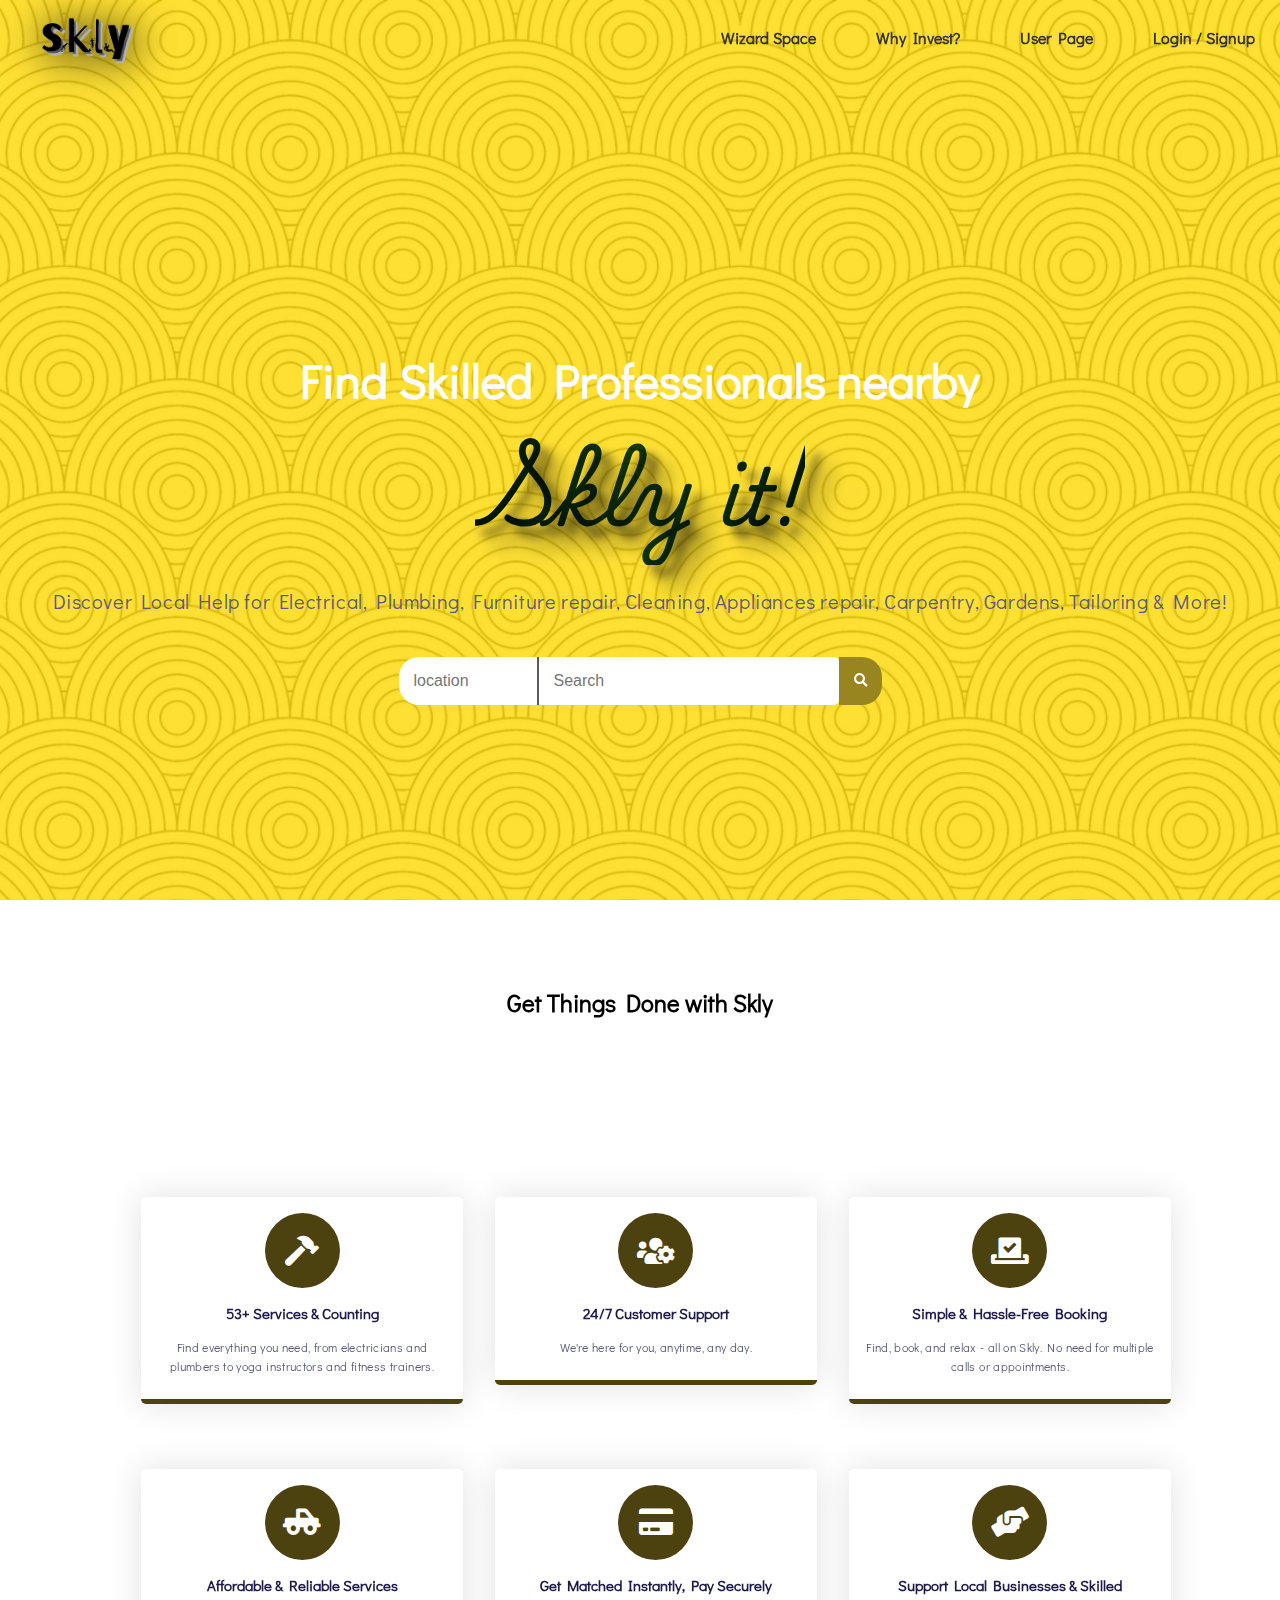
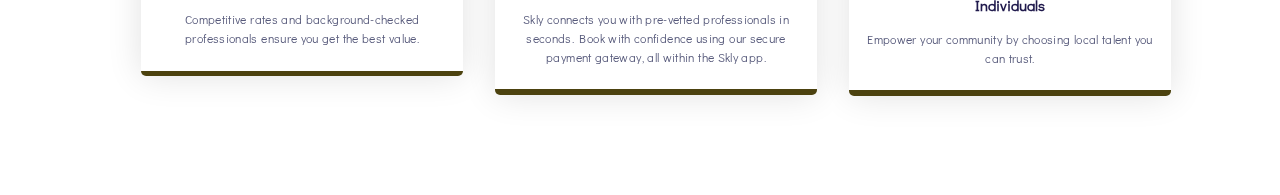
<file: index.html>
<!DOCTYPE html>
<html lang="en" oncontextmenu="return false">
<head>
    <meta charset="UTF-8">
    <meta name="viewport" content="width=device-width, initial-scale=1.0">
    <title>Skly - Hyperlocal Skills Marketplace</title>
    <link rel="preconnect" href="https://fonts.googleapis.com">
    <link rel="preconnect" href="https://fonts.gstatic.com" crossorigin>

    <link href="https://fonts.googleapis.com/css2?family=Poppins:ital,wght@0,100;0,200;0,300;0,400;0,500;0,600;0,700;0,800;0,900;1,100;1,200;1,300;1,400;1,500;1,600;1,700;1,800;1,900&display=swap" rel="stylesheet">
    <link rel="preconnect" href="https://fonts.googleapis.com">
    <link href="https://fonts.googleapis.com/css2?family=Playwrite+MX:wght@100..400&display=swap" rel="stylesheet">
    <link rel="stylesheet" href="https://cdnjs.cloudflare.com/ajax/libs/font-awesome/5.15.4/css/all.min.css">
    <link href="https://fonts.googleapis.com/css2?family=Didact+Gothic&display=swap" rel="stylesheet">    
    <link rel="stylesheet" href="styles.css">
</head>
    
    <style>

    </style>
</head>
<body>
<header>
    <a href="#">
        <img src="loogo.png" alt="Skly Logo" class="img1">
    </a>
    <div class="hamburger">
        <div class="bar"></div>
        <div class="bar"></div>
        <div class="bar"></div>
    </div>
    <nav>
        <ul>
            <li><a href="wizardpage.html">Wizard Space</a></li>
            <li><a href="#">Why Invest?</a></li>
            <li><a href="userpage.html">User Page</a></li>
            <li><a href="#" id="loginSignupLink">Login / Signup</a></li>

        </ul>
    </nav>
</header>
<section class="hero">
    <div class="container">
        <br>
        <h1>Find Skilled Professionals nearby <br> <span style="font-family : Playwrite MX, cursive;" id="sklyit">Skly it!</span></h1>
        <p>Discover Local Help for  Electrical, Plumbing, Furniture repair, Cleaning, Appliances repair, Carpentry, Gardens, Tailoring & More!</p>
        <div class="search-container">
            <input type="text" placeholder="location" id="loc">
            <input type="text" placeholder="Search for services..." id="service">
            <button class="search-icon"><i class="fas fa-search"></i></button>

        </div>
    </div>
    <!-- Modal structure for login/signup form -->
<div id="loginSignupModal" class="modal">
    <div class="modal-content">
        <span class="close">&times;</span>
        <div class="main">
            <input type="checkbox" id="chk" aria-hidden="true">
            <div class="signup">
                <form>
                    <label for="chk" aria-hidden="true">Sign up</label>
                    <input type="text" name="txt" id="inp" placeholder="User name" required="">
                    <input type="email" name="email" id="inp" placeholder="Email" required="">
                    <input type="number" name="broj" id="inp" placeholder="BrojTelefona" required="">
                    <input type="password" name="pswd" id="inp" placeholder="Password" required="">
                    <button id="lg">Sign up</button>
                </form>
            </div>
            <div class="login">
                <form>
                    <label for="chk" aria-hidden="true">Login</label>
                    <input type="email" name="email" id="inp" placeholder="Email" required="">
                    <input type="password" name="pswd" id="inp" placeholder="Password" required="">
                    <button id="lg">Login</button>
                </form>
            </div>
        </div>
    </div>
</div>


</section>
<div class="servies">
    <section class="secser">
        <div class="row">
          <h2 class="section-heading">Get Things Done with Skly</h2>
        </div>
        <div class="row">
          <div class="column">
            <div class="card">
              <div class="icon-wrapper">
                <i class="fas fa-hammer"></i>
              </div>
              <h3>53+ Services & Counting</h3>
              <p>
                Find everything you need, from electricians and plumbers to yoga instructors and fitness trainers.
              </p>
            </div>
          </div>
          <div class="column">
            <div class="card">
              <div class="icon-wrapper">
                <i class="fas fa-users-cog"></i>
              </div>
              <h3>24/7 Customer Support</h3>
              <p>
                We're here for you, anytime, any day.
              </p>
            </div>
          </div>
          <div class="column">
            <div class="card">
              <div class="icon-wrapper">
                <i class="fas fa-vote-yea"></i>
              </div>
              <h3>Simple & Hassle-Free Booking</h3>
              <p>
                Find, book, and relax - all on Skly. No need for multiple calls or appointments.
              </p>
            </div>
          </div>
          <div class="column">
            <div class="card">
              <div class="icon-wrapper">
                <i class="fas fa-truck-pickup"></i>
              </div>
              <h3> Affordable & Reliable Services</h3>
              <p>
                Competitive rates and background-checked professionals ensure you get the best value.
              </p>
            </div>
          </div>
          <div class="column">
            <div class="card">
              <div class="icon-wrapper">
                <i class="fas fa-credit-card"></i>
              </div>
              <h3>Get Matched Instantly, Pay Securely</h3>
              <p>
                Skly connects you with pre-vetted professionals in seconds. Book with confidence using our secure payment gateway, all within the Skly app.
              </p>
            </div>
          </div>
          <div class="column">
            <div class="card">
              <div class="icon-wrapper">
                <i class="fas fa-hands-helping"></i>
              </div>
              <h3>Support Local Businesses & Skilled Individuals</h3>
              <p>
                Empower your community by choosing local talent you can trust.
              </p>
            </div>
          </div>
        </div>
   
      </section>
</div>
<script src="script.js"></script>

</body>
</html>
</file>
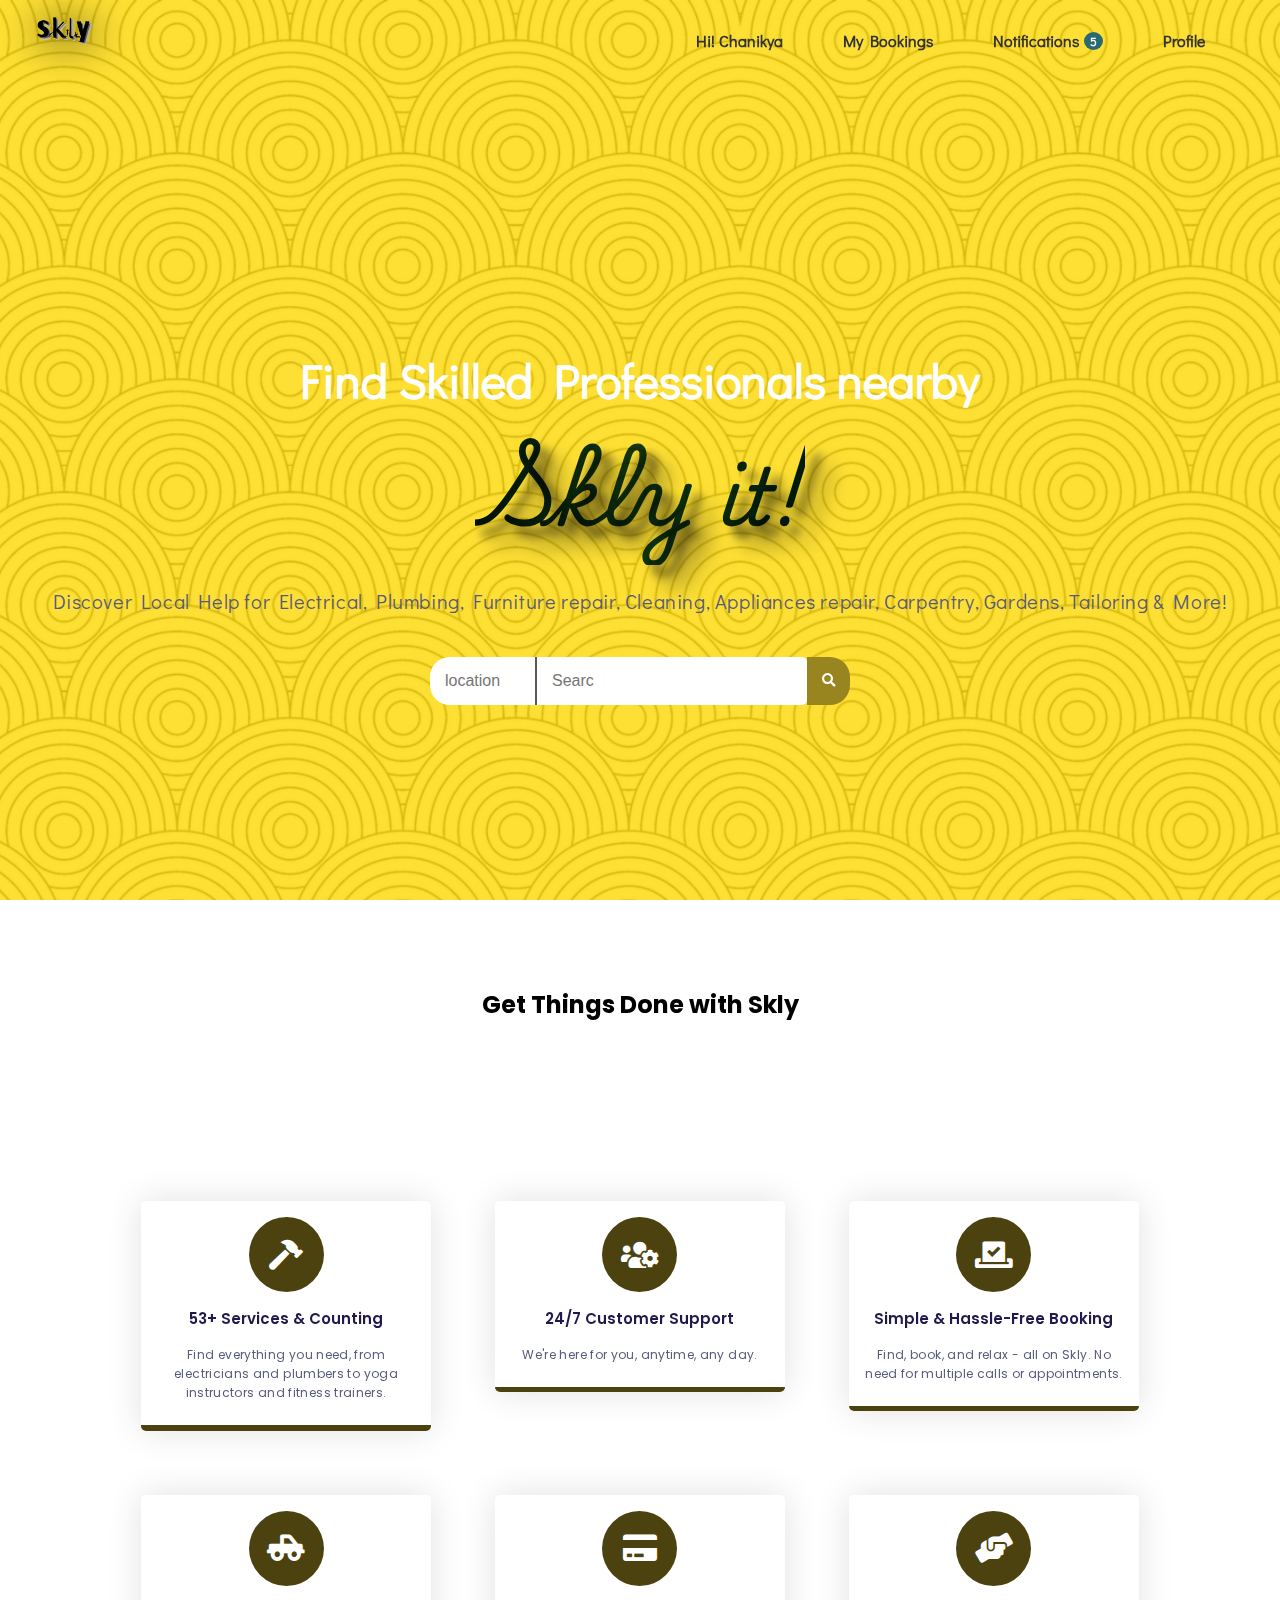
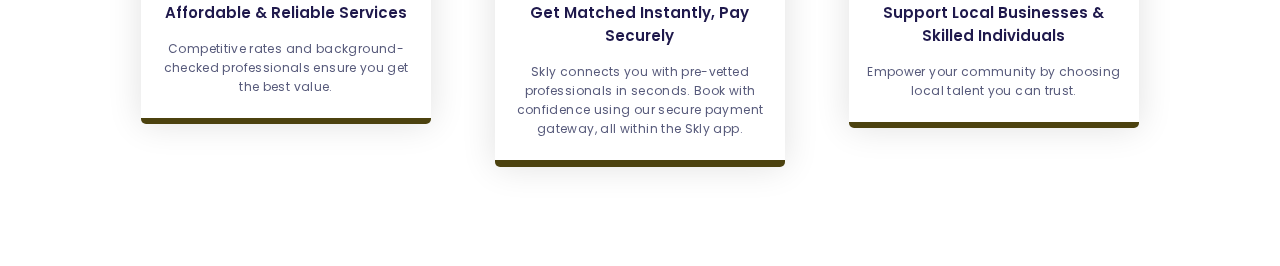
<file: userpage.html>
<!DOCTYPE html>
<html lang="en">
<head>
    <meta charset="UTF-8">
    <meta name="viewport" content="width=device-width, initial-scale=1.0">
    <title>Skly - Hyperlocal Skills Marketplace</title>
    <link rel="preconnect" href="https://fonts.googleapis.com">
    <link rel="preconnect" href="https://fonts.gstatic.com" crossorigin>
    <link href="https://fonts.googleapis.com/css2?family=Poppins:ital,wght@0,100;0,200;0,300;0,400;0,500;0,600;0,700;0,800;0,900&display=swap" rel="stylesheet">
    <link href="https://fonts.googleapis.com/css2?family=Playwrite+MX:wght@100..400&display=swap" rel="stylesheet">
    <link rel="stylesheet" href="https://cdnjs.cloudflare.com/ajax/libs/font-awesome/5.15.4/css/all.min.css">
    <link href="https://fonts.googleapis.com/css2?family=Didact+Gothic&display=swap" rel="stylesheet">    
    <link rel="stylesheet" href="styles.css">
    <link rel="stylesheet" href="comstyles.css">
    <link rel="stylesheet" href="https://unpkg.com/swiper/swiper-bundle.min.css">
</head>

<body>
<header>
    <a href="#">
        <img src="loogo.png" alt="Skly Logo" class="img1">
    </a>
    <div class="hamburger" id="hamburger">
        <div class="bar"></div>
        <div class="bar"></div>
        <div class="bar"></div>
    </div>
    <nav id="nav-menu">
        <ul>
            <li><a href="#" id="username">Hi! Chanikya</a></li>
            <li><a href="#" id="my-bookings-link">My Bookings</a></li>

            <li>
                <a href="#" id="notifications-link">
                    Notifications 
                    <sup class="notification-count">5</sup> <!-- Example notification count -->
                </a>
            </li>
            
            <li><a href="#" id="profile-link">Profile <img src="propic.jpg" alt="User Image" id="profile-photo" class="user-image"></a></li>

        </ul>
    </nav>
</header>

<section class="notifications-popup" id="notifications-popup">
    <div class="notifications-content">
        <button class="close-btn" id="close-btn">&times;</button>
        <div class="notifications-header">
            Notifications
        </div>
        <div class="notifications-list">
            <div class="notification-item">
                <div class="notification-message">
                    You have a new message. 
                </div>
                <div class="notification-timestamp">
                    2024-06-27 10:30 AM
                </div>
            </div>
            <div class="notification-item">
                <div class="notification-message">
                    Your booking is confirmed.
                </div>
                <div class="notification-timestamp">
                    2024-06-26 02:15 PM
                </div>
            </div>
            <div class="notification-item">
                <div class="notification-message">
                    Reminder: Event tomorrow!
                </div>
                <div class="notification-timestamp">
                    2024-06-25 09:00 AM
                </div>
            </div>
            <div class="notification-item">
                <div class="notification-message">
                    Reminder: Event tomorrow!
                </div>
                <div class="notification-timestamp">
                    2024-06-25 09:00 AM
                </div>
            </div>
            <div class="notification-item">
                <div class="notification-message">
                    Reminder: Event tomorrow!
                </div>
                <div class="notification-timestamp">
                    2024-06-25 09:00 AM
                </div>
            </div>
            <div class="notification-item">
                <div class="notification-message">
                    Reminder: Event tomorrow!
                </div>
                <div class="notification-timestamp">
                    2024-06-25 09:00 AM
                </div>
            </div>
            
        </div>
    </div>
</section>

<section class="hero">
    <div class="container">
      
        <br>
        <h1>Find Skilled Professionals nearby <br> <span style="font-family : Playwrite MX, cursive;" id="sklyit">Skly it!</span></h1>
        <p>Discover Local Help for Electrical, Plumbing, Furniture repair, Cleaning, Appliances repair, Carpentry, Gardens, Tailoring & More!</p>
        <div class="search-container">
            <input type="text" placeholder="location" id="loc">
            <input type="text" placeholder="Search for services..." id="service">
            <button class="search-icon"><i class="fas fa-search"></i></button>
        </div>
    </div>
</section>
<section class="profile-section" id="profile-section">
    <div class="profile-content">
        <button class="close-profile-btn" id="close-profile-btn">&times;</button>
        <div class="profile-photo">
            <img src="propic.jpg" alt="Profile Photo" id="profile-photo">
            <button id="upload-photo-btn">Upload a new picture</button>
            <input type="file" id="photo-input" style="display: none;">
            <button id="save-photo-btn" class="save-photo-btn" style="display: none;">Save</button>
        </div>
        <form class="account-details" id="account-details-form">
            <div>
                <label for="first-name">First Name</label>
                <input type="text" id="first-name" name="first-name" value="Chanikya" disabled>
            </div>
            <div>
                <label for="last-name">Last Name</label>
                <input type="text" id="last-name" name="last-name" value="Doe" disabled>
            </div>
            <div>
                <label for="birthdate">Birthdate</label>
                <input type="date" id="birthdate" name="birthdate" value="1990-01-01" disabled>
            </div>
            <div>
                <label for="phone-number">Phone Number</label>
                <input type="tel" id="phone-number" name="phone-number" value="123-456-7890" disabled>
                <button type="button" class="add-phone-btn" id="add-phone-btn" style="display: none;"><i class="fas fa-plus"></i></button>
            </div>
            <div>
                <label for="email">Email</label>
                <input type="email" id="email" name="email" value="chanikya@example.com" disabled>
                <button type="button" class="add-email-btn" id="add-email-btn" style="display: none;"><i class="fas fa-plus"></i></button>
            </div>
            <div>
                <label for="location">Location</label>
                <input type="text" id="location" name="location" value="123 Elm St, Downtown, Springfield, 12345" disabled>
                <button type="button" class="add-location-btn" id="add-location-btn" style="display: none;"><i class="fas fa-plus"></i></button>
            </div>

            <button type="button" class="edit-btn" id="edit-btn"><i class="fas fa-edit"></i> Edit</button>
            <button type="button" class="save-btn" id="save-btn" style="display: none;"><i class="fas fa-save"></i> Save</button>
            <button type="button" class="cancel-btn" id="cancel-btn" style="display: none;"><i class="fas fa-times"></i> Cancel</button>
         </form>
    </div>
</section>
<section>
  <div class="my-bookings" id="my-bookings" style="display: none;">
    <h2>MY BOOKINGS</h2> 
      <div class="slide-container swiper">
          <div class="swiper-wrapper">
            <div class="swiper-slide">
                <div class="booking">
                    <div class="booking-preview">
                        <h6>Booking ID: SWI12346</h6><br>
                        <img src="problem.webp" alt="Problem description image" class="booking-image">
                        <h2>Plumbing</h2>
                        <p style="color: #fff;">Wizard Chosen: <a href="#">Jane Smith</a></p>
                        <p style="color: #fff;">Status: COMPLETED</p>
                        <p style="color: #fff;">Date and Time: July 22, 2023, 11:00 AM</p>
                        <a href="#" class="view-details">View booking details <i class="fas fa-chevron-right"></i></a>
                    </div>
                    <div class="booking-info">
                        <button class="close-button">&times;</button>
                        <p>Service Location: 1234 Elm Street, Springfield</p>
                        <p>Services : Current wiring</p>
                        <p>Charges: $20</p>
                        <div class="rating-section">
                          <p>Rate your experience:</p>
                          <div class="rating-options">
                              <span class="rating-option" data-value="1">😞</span>
                              <span class="rating-option" data-value="2">😐</span>
                              <span class="rating-option" data-value="3">😊</span>
                          </div>
                          <!-- Review box -->
                          <textarea class="review-box" placeholder="Add your review..."></textarea>

                          <button class="save-btn">
                              <i class="fas fa-save"> SAVE </i>
                          </button>
                          <br><br>
                      </div>
                       
                        <button class="btn">Get Help</button>
                    </div>
                </div>
            </div>

              <div class="swiper-slide">
                <div class="booking">
                    <div class="booking-preview">
                        <h6>Booking ID: SWI12346</h6><br>
                        <img src="problem.webp" alt="Problem description image" class="booking-image">
                        <h2>Plumbing</h2>
                        <p style="color: #fff;">Wizard Chosen: <a href="#">Jane Smith</a></p>
                        <p style="color: #fff;">Status: COMPLETED</p>
                        <p style="color: #fff;">Date and Time: July 22, 2023, 11:00 AM</p>
                        <a href="#" class="view-details">View booking details <i class="fas fa-chevron-right"></i></a>
                    </div>
                    <div class="booking-info">
                        <button class="close-button">&times;</button>
                        <p>Service Location: 1234 Elm Street, Springfield</p>
                        <p>Services : Current wiring</p>
                        <p>Charges: $20</p>
                        <div class="rating-section">
                          <p>Rate your experience:</p>
                          <div class="rating-options">
                              <span class="rating-option" data-value="1">😞</span>
                              <span class="rating-option" data-value="2">😐</span>
                              <span class="rating-option" data-value="3">😊</span>
                          </div>
                          <!-- Review box -->
                          <textarea class="review-box" placeholder="Add your review..."></textarea>

                          <button class="save-btn">
                              <i class="fas fa-save"> SAVE </i>
                          </button>
                          <br><br>
                      </div>
                       
                        <button class="btn">Get Help</button>
                    </div>
                </div>
            </div>

            <div class="swiper-slide">
                <div class="booking">
                    <div class="booking-preview">
                        <h6>Booking ID: SWI12346</h6><br>
                        <img src="problem.webp" alt="Problem description image" class="booking-image">
                        <h2>Plumbing</h2>
                        <p style="color: #fff;">Wizard Chosen: <a href="#">Jane Smith</a></p>
                        <p style="color: #fff;">Status: COMPLETED</p>
                        <p style="color: #fff;">Date and Time: July 22, 2023, 11:00 AM</p>
                        <a href="#" class="view-details">View booking details <i class="fas fa-chevron-right"></i></a>
                    </div>
                    <div class="booking-info">
                        <button class="close-button">&times;</button>
                        <p>Service Location: 1234 Elm Street, Springfield</p>
                        <p>Services : Current wiring</p>
                        <p>Charges: $20</p>
                        <div class="rating-section">
                          <p>Rate your experience:</p>
                          <div class="rating-options">
                              <span class="rating-option" data-value="1">😞</span>
                              <span class="rating-option" data-value="2">😐</span>
                              <span class="rating-option" data-value="3">😊</span>
                          </div>
                          <!-- Review box -->
                          <textarea class="review-box" placeholder="Add your review..."></textarea>

                          <button class="save-btn">
                              <i class="fas fa-save"> SAVE </i>
                          </button>
                          <br><br>
                      </div>
                       
                        <button class="btn">Get Help</button>
                    </div>
                </div>
            </div>

            <div class="swiper-slide">
                <div class="booking">
                    <div class="booking-preview">
                        <h6>Booking ID: SWI12346</h6><br>
                        <img src="problem.webp" alt="Problem description image" class="booking-image">
                        <h2>Plumbing</h2>
                        <p style="color: #fff;">Wizard Chosen: <a href="#">Jane Smith</a></p>
                        <p style="color: #fff;">Status: COMPLETED</p>
                        <p style="color: #fff;">Date and Time: July 22, 2023, 11:00 AM</p>
                        <a href="#" class="view-details">View booking details <i class="fas fa-chevron-right"></i></a>
                    </div>
                    <div class="booking-info">
                        <button class="close-button">&times;</button>
                        <p>Service Location: 1234 Elm Street, Springfield</p>
                        <p>Services : Current wiring</p>
                        <p>Charges: $20</p>
                        <div class="rating-section">
                          <p>Rate your experience:</p>
                          <div class="rating-options">
                              <span class="rating-option" data-value="1">😞</span>
                              <span class="rating-option" data-value="2">😐</span>
                              <span class="rating-option" data-value="3">😊</span>
                          </div>
                          <!-- Review box -->
                          <textarea class="review-box" placeholder="Add your review..."></textarea>

                          <button class="save-btn">
                              <i class="fas fa-save"> SAVE </i>
                          </button>
                          <br><br>
                      </div>
                       
                        <button class="btn">Get Help</button>
                    </div>
                </div>
            </div>
          </div>
          <div class="swiper-button-next swiper-navBtn"></div>
          <div class="swiper-button-prev swiper-navBtn"></div>
          <div class="swiper-pagination"></div>
      </div>
  </div>
</section>


<div class="services">
    <section class="secser">
        <div class="row">
            <h2 class="section-heading">Get Things Done with Skly</h2>
        </div>
        <div class="row">
            <div class="column">
                <div class="card">
                    <div class="icon-wrapper">
                        <i class="fas fa-hammer"></i>
                    </div>
                    <h3>53+ Services & Counting</h3>
                    <p>
                        Find everything you need, from electricians and plumbers to yoga instructors and fitness trainers.
                    </p>
                </div>
            </div>
            <div class="column">
                <div class="card">
                    <div class="icon-wrapper">
                        <i class="fas fa-users-cog"></i>
                    </div>
                    <h3>24/7 Customer Support</h3>
                    <p>
                        We're here for you, anytime, any day.
                    </p>
                </div>
            </div>
            <div class="column">
                <div class="card">
                    <div class="icon-wrapper">
                        <i class="fas fa-vote-yea"></i>
                    </div>
                    <h3>Simple & Hassle-Free Booking</h3>
                    <p>
                        Find, book, and relax - all on Skly. No need for multiple calls or appointments.
                    </p>
                </div>
            </div>
            <div class="column">
                <div class="card">
                    <div class="icon-wrapper">
                        <i class="fas fa-truck-pickup"></i>
                    </div>
                    <h3>Affordable & Reliable Services</h3>
                    <p>
                        Competitive rates and background-checked professionals ensure you get the best value.
                    </p>
                </div>
            </div>
            <div class="column">
                <div class="card">
                    <div class="icon-wrapper">
                        <i class="fas fa-credit-card"></i>
                    </div>
                    <h3>Get Matched Instantly, Pay Securely</h3>
                    <p>
                        Skly connects you with pre-vetted professionals in seconds. Book with confidence using our secure payment gateway, all within the Skly app.
                    </p>
                </div>
            </div>
            <div class="column">
                <div class="card">
                    <div class="icon-wrapper">
                        <i class="fas fa-hands-helping"></i>
                    </div>
                    <h3>Support Local Businesses & Skilled Individuals</h3>
                    <p>
                        Empower your community by choosing local talent you can trust.
                    </p>
                </div>
            </div>
        </div>
    </section>
</div>

<script src="https://unpkg.com/swiper/swiper-bundle.min.js"></script>
<script src="script.js"></script>
<script src="comjs.js"> </script>

</body>
</html>
</file>
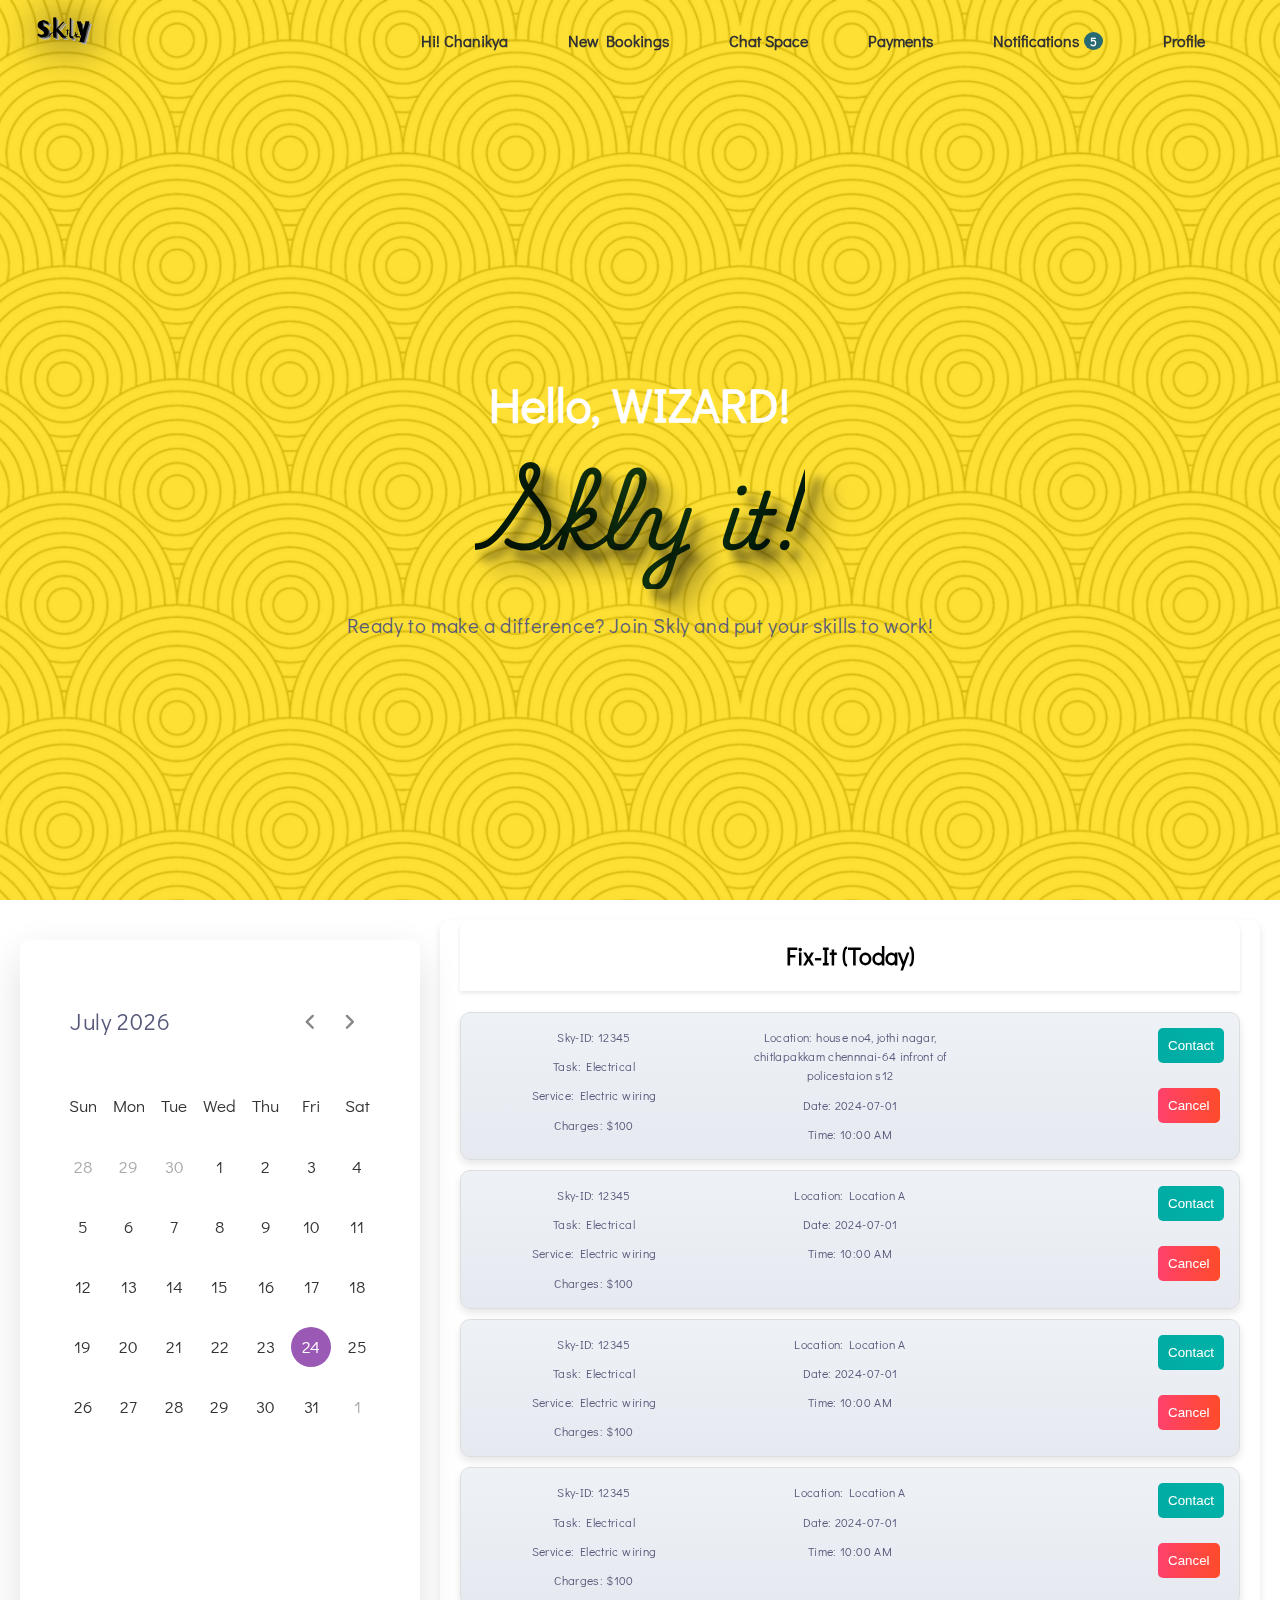
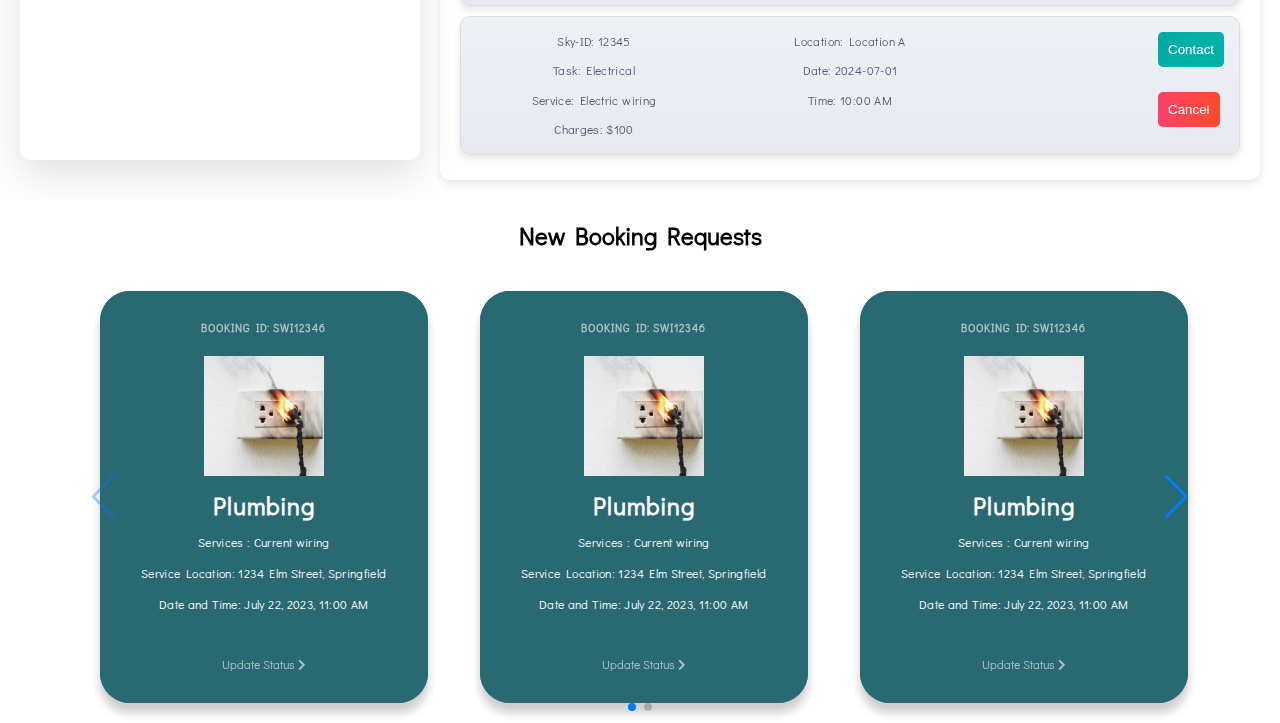
<file: wizardpage.html>
<!DOCTYPE html>
<html lang="en">

<head>
    <meta charset="UTF-8">
    <meta name="viewport" content="width=device-width, initial-scale=1.0">
    <title>Skly - Hyperlocal Skills Marketplace</title>
    <link rel="preconnect" href="https://fonts.googleapis.com">
    <link rel="preconnect" href="https://fonts.gstatic.com" crossorigin>
    <link
        href="https://fonts.googleapis.com/css2?family=Poppins:ital,wght@0,100;0,200;0,300;0,400;0,500;0,600;0,700;0,800;0,900&display=swap"
        rel="stylesheet">
    <link href="https://fonts.googleapis.com/css2?family=Playwrite+MX:wght@100..400&display=swap" rel="stylesheet">
    <link rel="stylesheet" href="https://cdnjs.cloudflare.com/ajax/libs/font-awesome/5.15.4/css/all.min.css">
    <link href="https://fonts.googleapis.com/css2?family=Didact+Gothic&display=swap" rel="stylesheet">
    <link rel="stylesheet" href="styles.css">
    <link rel="stylesheet" href="comstyles.css">
    <link rel="stylesheet" href="https://fonts.googleapis.com/css2?family=Material+Symbols+Rounded:opsz,wght,FILL,GRAD@20..48,100..700,0..1,-50..200">
    <link rel="stylesheet" href="https://unpkg.com/swiper/swiper-bundle.min.css">
    <link rel="stylesheet" href="wizard.css">
    <style>
      
    </style>
</head>

<body>
    <header>
        <a href="#">
            <img src="loogo.png" alt="Skly Logo" class="img1">
        </a>
        <div class="hamburger">
            <div class="bar"></div>
            <div class="bar"></div>
            <div class="bar"></div>
        </div>
        <nav>
                <ul>
                    <li><a href="#" id="username">Hi! Chanikya</a></li>
                    <li><a href="#new-bookings-section" id="newbooks">New Bookings</a></li>
                    <li><a href="#" id="chat">Chat Space</a></li>
                    <li><a href="#" id="payments">Payments</a></li>

                    <li>
                        <a href="#" id="notifications-link">
                            Notifications
                            <sup class="notification-count">5</sup> <!-- Example notification count -->
                        </a>
                    </li>

                    <li><a href="#" id="profile-link">Profile <img src="propic.jpg" alt="User Image" id="profile-photo"
                                class="user-image"></a></li>

                </ul>
        </nav>
    </header>

    <section class="hero">
        <div class="container">
            <br>
            <h1>Hello, WIZARD! <br> <span style="font-family : Playwrite MX, cursive;" id="sklyit">Skly it!</span></h1>
            <p>Ready to make a difference? Join Skly and put your skills to work!</p>

        </div>
        <!-- Modal structure for login/signup form -->

    
    
    </section>

    <section class="notifications-popup" id="notifications-popup">
        <div class="notifications-content">
            <button class="close-btn" id="close-btn">&times;</button>
            <div class="notifications-header">
                Notifications
            </div>
            <div class="notifications-list">
                <div class="notification-item">
                    <div class="notification-message">
                        You have a new message.
                    </div>
                    <div class="notification-timestamp">
                        2024-06-27 10:30 AM
                    </div>
                </div>
                <div class="notification-item">
                    <div class="notification-message">
                        Your booking is confirmed.
                    </div>
                    <div class="notification-timestamp">
                        2024-06-26 02:15 PM
                    </div>
                </div>
                <div class="notification-item">
                    <div class="notification-message">
                        Reminder: Event tomorrow!
                    </div>
                    <div class="notification-timestamp">
                        2024-06-25 09:00 AM
                    </div>
                </div>
                <div class="notification-item">
                    <div class="notification-message">
                        Reminder: Event tomorrow!
                    </div>
                    <div class="notification-timestamp">
                        2024-06-25 09:00 AM
                    </div>
                </div>
                <div class="notification-item">
                    <div class="notification-message">
                        Reminder: Event tomorrow!
                    </div>
                    <div class="notification-timestamp">
                        2024-06-25 09:00 AM
                    </div>
                </div>
                <div class="notification-item">
                    <div class="notification-message">
                        Reminder: Event tomorrow!
                    </div>
                    <div class="notification-timestamp">
                        2024-06-25 09:00 AM
                    </div>
                </div>

            </div>
        </div>
    </section>

    <section id="main-container">
    <section id="task">
    <section id="calendar">
        <div id="calendar-header">
            <p class="current-date"></p>
            <div class="icons">
                <span id="prev" class="material-symbols-rounded">chevron_left</span>
                <span id="next" class="material-symbols-rounded">chevron_right</span>
            </div>
        </div>
        <div class="calendar">
            <ul class="weeks">
                <li>Sun</li>
                <li>Mon</li>
                <li>Tue</li>
                <li>Wed</li>
                <li>Thu</li>
                <li>Fri</li>
                <li>Sat</li>
            </ul>
            <ul class="days"></ul>
        </div>
    </section>
    <section id="fix-it-board">
        <h2 class="fixittext">Fix-It  (Today)</h2>
        <br>
        <div class="task">
            <div class="task-details-group">
                <p>Sky-ID: 12345</p>
                <p>Task: Electrical</p>
                <p>Service: Electric wiring</p>
                <p>Charges: $100</p>
                
            </div>
            <div class="task-details-group">
                <p>Location: house no4, jothi nagar, chitlapakkam chennnai-64 infront of policestaion s12</p>
                <p>Date: 2024-07-01</p>
                <p>Time: 10:00 AM</p>
                
            </div>
            <div class="task-buttons">
                <button class="contact-btn">Contact</button>
                <button class="cancel-btn">Cancel</button>
            </div>
        </div>

        <div class="task">
            <div class="task-details-group">
                <p>Sky-ID: 12345</p>
                <p>Task: Electrical</p>
                <p>Service: Electric wiring</p>
                <p>Charges: $100</p>
                
            </div>
            <div class="task-details-group">
                <p>Location: Location A</p>
                <p>Date: 2024-07-01</p>
                <p>Time: 10:00 AM</p>
                
            </div>
            <div class="task-buttons">
                <button class="contact-btn">Contact</button>
                <button class="cancel-btn">Cancel</button>
            </div>
        </div>
        <div class="task">
            <div class="task-details-group">
                <p>Sky-ID: 12345</p>
                <p>Task: Electrical</p>
                <p>Service: Electric wiring</p>
                <p>Charges: $100</p>
                
            </div>
            <div class="task-details-group">
                <p>Location: Location A</p>
                <p>Date: 2024-07-01</p>
                <p>Time: 10:00 AM</p>
                
            </div>
            <div class="task-buttons">
                <button class="contact-btn">Contact</button>
                <button class="cancel-btn">Cancel</button>
            </div>
        </div>

        <div class="task">
            <div class="task-details-group">
                <p>Sky-ID: 12345</p>
                <p>Task: Electrical</p>
                <p>Service: Electric wiring</p>
                <p>Charges: $100</p>
                
            </div>
            <div class="task-details-group">
                <p>Location: Location A</p>
                <p>Date: 2024-07-01</p>
                <p>Time: 10:00 AM</p>
                
            </div>
            <div class="task-buttons">
                <button class="contact-btn">Contact</button>
                <button class="cancel-btn">Cancel</button>
            </div>
        </div>

                <div class="task">
            <div class="task-details-group">
                <p>Sky-ID: 12345</p>
                <p>Task: Electrical</p>
                <p>Service: Electric wiring</p>
                <p>Charges: $100</p>
                
            </div>
            <div class="task-details-group">
                <p>Location: Location A</p>
                <p>Date: 2024-07-01</p>
                <p>Time: 10:00 AM</p>
                
            </div>
            <div class="task-buttons">
                <button class="contact-btn">Contact</button>
                <button class="cancel-btn">Cancel</button>
            </div>
        </div>
        <!-- Add more tasks as needed -->
    </section>
    
</section>

   
<section id="new-bookings-section">
    <div class="my-bookings" id="my-bookings" >
    <h2>New Booking Requests</h2> 
        <div class="slide-container swiper">
            <div class="swiper-wrapper">
            <div class="swiper-slide">
                <div class="booking">
                    <div class="booking-preview">
                        <h6>Booking ID: SWI12346</h6><br>
                        <img src="problem.webp" alt="Problem description image" class="booking-image">
                        <h2>Plumbing</h2>
                        <p style="color: #fff;">Services : Current wiring</a></p>
                        <p style="color: #fff;">Service Location: 1234 Elm Street, Springfield</p>
                        <p style="color: #fff;">Date and Time: July 22, 2023, 11:00 AM</p>
                        <a href="#" class="view-details">Update Status <i class="fas fa-chevron-right"></i></a>
                    </div>
                    <div class="booking-info">
                        <button class="close-button">&times;</button>

                        <button class="btn">Accept</button>
                        <br><br>
                        <button class="btn">Reject</button>
                        <br> <br>
                        <button class="btn">Contact customer</button>
                        <br><br>
                        <button class="btn">Get Help</button>
                    </div>
                </div>
            </div>

                <div class="swiper-slide">
                    <div class="booking">
                        <div class="booking-preview">
                            <h6>Booking ID: SWI12346</h6><br>
                            <img src="problem.webp" alt="Problem description image" class="booking-image">
                            <h2>Plumbing</h2>
                            <p style="color: #fff;">Services : Current wiring</a></p>
                            <p style="color: #fff;">Service Location: 1234 Elm Street, Springfield</p>
                            <p style="color: #fff;">Date and Time: July 22, 2023, 11:00 AM</p>
                            <a href="#" class="view-details">Update Status <i class="fas fa-chevron-right"></i></a>
                        </div>
                        <div class="booking-info">
                            <button class="close-button">&times;</button>
    
                            <button class="btn">Accept</button>
                            <br><br>
                            <button class="btn">Reject</button>
                            <br> <br>
                            <button class="btn">Contact customer</button>
                            <br><br>
                            <button class="btn">Get Help</button>
                        </div>
                    </div>
            </div>

            <div class="swiper-slide">
                <div class="booking">
                    <div class="booking-preview">
                        <h6>Booking ID: SWI12346</h6><br>
                        <img src="problem.webp" alt="Problem description image" class="booking-image">
                        <h2>Plumbing</h2>
                        <p style="color: #fff;">Services : Current wiring</a></p>
                        <p style="color: #fff;">Service Location: 1234 Elm Street, Springfield</p>
                        <p style="color: #fff;">Date and Time: July 22, 2023, 11:00 AM</p>
                        <a href="#" class="view-details">Update Status <i class="fas fa-chevron-right"></i></a>
                    </div>
                    <div class="booking-info">
                        <button class="close-button">&times;</button>

                        <button class="btn">Accept</button>
                        <br><br>
                        <button class="btn">Reject</button>
                        <br> <br>
                        <button class="btn">Contact customer</button>
                        <br><br>
                        <button class="btn">Get Help</button>
                    </div>
                </div>
            </div>

            <div class="swiper-slide">
                <div class="booking">
                    <div class="booking-preview">
                        <h6>Booking ID: SWI12346</h6><br>
                        <img src="problem.webp" alt="Problem description image" class="booking-image">
                        <h2>Plumbing</h2>
                        <p style="color: #fff;">Services : Current wiring</a></p>
                        <p style="color: #fff;">Service Location: 1234 Elm Street, Springfield</p>
                        <p style="color: #fff;">Date and Time: July 22, 2023, 11:00 AM</p>
                        <a href="#" class="view-details">Update Status<i class="fas fa-chevron-right"></i></a>
                    </div>
                    <div class="booking-info">
                        <button class="close-button">&times;</button>

                        <button class="btn">Accept</button>
                        <br><br>
                        <button class="btn">Reject</button>
                        <br> <br>
                        <button class="btn">Contact customer</button>
                        <br><br>
                        <button class="btn">Get Help</button>
                    </div>
                </div>
            </div>
            </div>
            <div class="swiper-button-next swiper-navBtn"></div>
            <div class="swiper-button-prev swiper-navBtn"></div>
            <div class="swiper-pagination"></div>
        </div>
    </div>
</section>

</section>
    



    <script src="https://unpkg.com/swiper/swiper-bundle.min.js"></script>
    <script src="script.js"></script>
    <script src="comjs.js"></script>
    <script src="wizard.js"></script>
    <script>


    </script>
</body>

</html>
</file>
<file: styles.css>
body {
    -webkit-user-select: none; /* Safari */
    -moz-user-select: none; /* Firefox */
    -ms-user-select: none; /* Internet Explorer/Edge */
    user-select: none; /* Non-prefixed version, currently supported by Chrome and Opera */
}
        body {
            font-family: "didact gothic", sans-serif;
            margin: 0;
            padding: 0;
            box-sizing: border-box;
            background-size: cover;
            background-position: center;
            background-attachment: fixed;
            height: 100vh;
            justify-content: center;
            align-items: center;
            text-align: center;
            overflow-x: hidden;
            background-image: url('skly-web_1.jpg');
        }

        .hero {
        
            display: flex;
            justify-content: center;
            align-items: center;
            text-align: center;
            color: white;
            height: 100vh;
            background-size: cover;
            background-position: center;
            background-attachment: fixed;
            
        }

        @media (max-width: 767px) {
            .body {
                background-image: url('skly_1.jpg');
            }
        }

        header {
            top: 0;
            left: 0;
            width: 100%;
            background: rgba(255, 255, 255, 0); 
            display: flex;
            justify-content: space-between;
            align-items: center;
            padding: 10px;
            z-index: 1000;
            position: fixed;
            height: 60px; 
        }
        
        header img {
            height: 50px;
            padding: 10px 20px;
            margin-top: 5px; /* Adjust the margin-top as needed */
        }
        
        header .user-image {
            width: 30px;
            height: 30px;
            border-radius: 50%;
            margin-left: 10px;
        }
        
        nav ul {
            align-items: center;
            list-style: none;
            margin: 0;
            padding: 0;
            display: flex;
        }
        
        nav ul li {
            margin: 0 10px;
        }
        
        nav ul li a {
            display: flex;
            align-items: center;
            height: 100%;
            line-height: 30px;
        }
        
        .hamburger {
            margin-top: 10px;
            display: none;
            cursor: pointer;
        }
        
        .bar {
            width: 20px;
            height: 2px;
            background-color: #333;
            margin: 6px auto;
            transition: transform 0.3s ease, opacity 0.3s ease;
        }
        
        .hamburger.active .bar:nth-child(1) {
            transform: translateY(8px) rotate(45deg);
            background-color: #b5b5b5;
        }
        
        .hamburger.active .bar:nth-child(2) {
            opacity: 0;
            background-color: #b5b5b5;
        }
        
        .hamburger.active .bar:nth-child(3) {
            transform: translateY(-8px) rotate(-45deg);
            background-color: #b5b5b5;
        }


        @media (max-width: 767px) {
            header img {
                padding: 5px 6px;
            }
            header .user-image {
                width: 30px;
                height: 30px;
                border-radius: 50%;
                margin-left: 10px;
            }
        
            .hamburger {
                display: block;
                position: fixed;
                top: 20px;
                right: 20px;
                z-index: 1001;
            }
        
            nav {
                display: none;
                position: fixed;
                top: 0;
                left: 0;
                width: 100%;
                height: 100%;
                background: rgba(0, 0, 0, 0.8);
                flex-direction: column;
                align-items: center;
                justify-content: center;
                transition: transform 0.3s ease-in-out, background-color 0.3s ease-in-out;
                transform: translateX(-100%);
                z-index: 1000;
            }
        
            nav.active {
                transform: translateX(0);
                display: flex;
            }
        
            nav ul {
                align-items: center;
                list-style: none;
                margin: 0;
                padding: 0;
                display: flex;
                flex-direction: column;
            }
        
            nav ul li {
                margin: 20px 0;
            }
        
            nav ul li a {
                padding: 5px 20px;
                font-size: 24px;
                display: flex;
                align-items: center;
                justify-content: center;
                color: white;
                font-weight: bold;
                text-decoration: none;
                transition: background-color 0.3s ease, color 0.3s ease;
                border-bottom: 1px solid #ccc;
            }
        
            nav ul li a img {
                margin-right: 10px;
                vertical-align: middle;
            }
        
            nav ul li a:hover {
                background-color: #f0f0f0;
                color: #98851f;
            }
        }
        
        @media (min-width: 768px) {
            .hamburger {
                display: none;
            }
        
            nav {
                position: fixed;
                top: 0;
                left: 0;
                background: rgba(255, 255, 255, 0);
                display: flex;
                justify-content: flex-end;
                padding: 13px 0px;
                z-index: 1000;
                width: 100%;
            }
        
            nav ul {
                display: flex;
                list-style: none;
                margin: 0;
                padding: 0;
            }
        
            nav ul li {
                margin-left: 20px;
            }
        
            nav ul li a {
                color: #333;
                font-weight: bold;
                text-decoration: none;
                transition: color 0.3s ease;
                padding: 10px 15px;
                display: flex;
                align-items: center;
            }
        
            nav ul li a:hover {
                color: #98851f;
            }
        }
        
        
        .hero h1 {
            font-size: 3rem;
            margin-bottom: 20px;
        }

        .hero p {
            font-size: 1.25rem;
            margin-bottom: 40px;
        }
        .container{
            margin-top: 100px;
        }

        .search-container {
            display: flex;
            justify-content: center;
            margin-bottom: 30px;
            max-width: 600px;
            margin: 0 auto;
        }

        .search-container select,
        .search-container input {
            padding: 15px;
            border: none;
            border-radius: 5px 0px 0px 5px;
            outline: none;
            font-size: 1rem;
        }

        #loc {
    width: 18%;
    padding: 15px;
    border: none;
    border-radius: 20px 0px 0px 20px;
    outline: none;
    font-size: 1rem;
    border-right: none; /* Remove the right border */
    border-right: #595959 solid;
}

#service {
    width: 45%;
    padding: 15px;
    border: none;
    border-radius: 0px 5px 5px 0px;
    outline: none;
    font-size: 1rem;
    margin-left: -1px; /* Adjust the left margin */
}


        .search-icon {
            display: flex;
            align-items: center;
            background: #98851f;
            color: white;
            border: none;
            border-radius: 0 20px 20px 0;
            padding: 15px;
            cursor: pointer;
            transition: background 0.3s ease;
        }

        .search-icon:hover {
            background: #4c420f;
        }

/* Modal styles */
.modal {
    display: none;
    visibility: hidden;
    position: fixed;
    z-index: 1000;
    left: 0;
    top: 0;
    width: 100%;
    height: 100%;
    overflow: auto;
    background-color: rgba(0, 0, 0, 0.4);
    justify-content: center;
    align-items: center;
    display: flex;
}

.modal-content {
    background-color: #fff;
    margin: auto;
    padding: 0;  
    border: 1px solid #888;
    width: 80%;
    max-width: 250px;
    position: relative;
    border-radius: 10px;
    
}

.close {
    color: #4c420f;
    position: absolute;
    top: 10px;
    right: 25px;
    font-size: 28px;
    font-weight: bold;
    cursor: pointer;
}

.close:hover,
.close:focus {
    color: black;
    text-decoration: none;
    cursor: pointer;
}

.main {
    width: 250px;
    height: 500px;
    overflow: hidden;
    background: url("https://doc-08-2c-docs.googleusercontent.com/docs/securesc/68c90smiglihng9534mvqmq1946dmis5/fo0picsp1nhiucmc0l25s29respgpr4j/1631524275000/03522360960922298374/03522360960922298374/1Sx0jhdpEpnNIydS4rnN4kHSJtU1EyWka?e=view&authuser=0&nonce=gcrocepgbb17m&user=03522360960922298374&hash=tfhgbs86ka6divo3llbvp93mg4csvb38") no-repeat center/ cover;
    border-radius: 10px;
    
}



.signup {
    position: relative;
    width: 100%;
    height: 100%;
}

label {
    color: #272726;
    font-size: 2.3em;
    justify-content: center;
    display: flex;
    margin: 50px;
    font-weight: bold;
    cursor: pointer;
    transition: .5s ease-in-out;
}

#inp {
    width: 60%;
    height: 10px;
    background: #e0dede;
    justify-content: center;
    display: flex;
    margin: 20px auto;
    padding: 12px;
    border: none;
    outline: none;
    border-radius: 5px;
}

#lg {
    width: 60%;
    height: 40px;
    margin: 10px auto;
    justify-content: center;
    display: block;
    color: #fff;
    background: #655914;
    font-size: 1em;
    font-weight: bold;
    margin-top: 30px;
    outline: none;
    border: none;
    border-radius: 5px;
    transition: .2s ease-in;
    cursor: pointer;
}

button:hover {
    background: #322c0a;
}

.login {
    height: 460px;
    background: #eee;
    border-radius: 60% / 10%;
    transform: translateY(-180px);
    transition: .8s ease-in-out;
}

.login label {
    color: #272726;
    transform: scale(.6);
}

#chk{
	display: none;
}

#chk:checked ~ .login {
    transform: translateY(-500px);
}

#chk:checked ~ .login label {
    transform: scale(1);
}

#chk:checked ~ .signup label {
    transform: scale(.6);
}


.services {
  padding: 0;
  margin: 0;
  box-sizing: border-box;
  font-family: "Poppins", sans-serif;
  
}

.secser {
  width: 93%; 
  padding: 0.2em;
  box-sizing: border-box;

}


.row {
  display: flex;
  flex-wrap: wrap;
  justify-content: center; /* Center the row content */
  padding: 1.5em;
  box-sizing: border-box; /* Ensure padding doesn't affect the column width */
  margin: 0 auto; /* Center the row container */
  max-width: 1200px; /* Add a max-width to limit the row width */
}

.column {
  width: 100%;
  justify-content: center;
  padding: 1em; /* Add margin between columns */
  text-align: center;
  box-sizing: border-box; /* Ensure padding doesn't affect the column width */
}

.card {
  width: 100%; /* Full width */
  padding: 1em 1em; 
  background: linear-gradient(#ffffff 50%, #4c420f 50%);
  background-size: 100% 200%;
  background-position: 0 2.5%;
  border-radius: 5px;
  box-shadow: 0 0 35px rgba(0, 0, 0, 0.12);
  cursor: pointer;
  transition: 0.5s;
}

h3 {
  font-size: 15px;
  font-weight: 600;
  color: #1f194c;
  margin: 1em 0;
}

p {
  color: #575a7b;
  font-size: 12px;
  line-height: 1.6;
  letter-spacing: 0.03em;
}

.icon-wrapper {
  background-color: #4c420f;
  position: relative;
  margin: auto;
  font-size: 30px;
  height: 2.5em;
  width: 2.5em;
  color: #ffffff;
  border-radius: 50%;
  display: grid;
  place-items: center;
  transition: 0.5s;
}

.card:hover {
  background-position: 0 100%;
}

.card:hover .icon-wrapper {
  background-color: #ffffff;
  color: #4c420f;
}

.card:hover h3 {
  color: #ffffff;
}

.card:hover p {
  color: #f0f0f0;
}

@media screen and (min-width: 768px) {
    .secser {
  width: 100%; 
  
  box-sizing: border-box;

}
  .column {
    flex: 0 0 48%; /* Adjust width to prevent overflow */
    max-width: 50%; /* Adjust width to prevent overflow */
    margin: 1%; 
  }
  .row {
    padding: 5%;
  }
}

/* Adjustments for desktop view */
@media screen and (min-width: 992px) {
    .secser {
  width: 100%; 
  padding: 0.2em;
  box-sizing: border-box;

}
  .column {
    flex: 0 0 30%;
    max-width: 30%;
    margin: 1.5%;
  }
  .row {
    padding: 5%;
    
  }
}

.search-container input#service::placeholder {
    transition: opacity 0.5s ease-in-out;
}

#sklyit {
            margin-bottom: .0em;
            font-family: 'sacramento', cursive;
            font-size: 5rem;
            color: #E4E5E6;
            position: relative;
            background: linear-gradient(to right, #011425, #154254, #02213c);
            -webkit-background-clip: text;
            background-clip: text;
            -webkit-text-fill-color: transparent;
            text-shadow: 10px 10px 10px rgba(0, 0, 0, .5), 20px 20px 20px rgba(0, 0, 0, .4), 30px 30px 30px rgba(0, 0, 0, .1);
            mix-blend-mode: multiply;
            animation: colorChange 10s infinite alternate; /* Change color every 10 seconds */
            /* font-weight: bold; */
        }

        @keyframes colorChange {
    0% {
        background: linear-gradient(to right, #011425, #154254, #02213c);
        -webkit-background-clip: text;
        background-clip: text;
        -webkit-text-fill-color: transparent;
    }
    25% {
        background: linear-gradient(to right, #F7971E, #FF6F61, #1ABC9C);
        -webkit-background-clip: text;
        background-clip: text;
        -webkit-text-fill-color: transparent;
    }
    50% {
        background: linear-gradient(to right, #92aabe, #F7971E, #FF6F61);
        -webkit-background-clip: text;
        background-clip: text;
        -webkit-text-fill-color: transparent;
    }
    75% {
        background: linear-gradient(to right, #FF6F61, #1ABC9C, #011425);
        -webkit-background-clip: text;
        background-clip: text;
        -webkit-text-fill-color: transparent;
    }
    100% {
        background: linear-gradient(to right, #1ABC9C, #011425, #154254);
        -webkit-background-clip: text;
        background-clip: text;
        -webkit-text-fill-color: transparent;
    }
}

.img1{
    filter: drop-shadow(1px 2px 20px black);
}
</file>
<file: comstyles.css>
*,
*::before,
*::after {
  box-sizing: border-box;
}

.slide-container {
    max-width: 1120px;
    width: 100%;
    padding: 40px 0;
}
.slide-content {
    margin: 0 40px;
    overflow: hidden;
    border-radius: 25px;
}
.swiper-navBtn {
    color: #4a4a4a;
    transition: color 0.3s ease;
    display: block; /* Ensure they are displayed */
}
.swiper-navBtn:hover {
    color: #212121;
}
.swiper-navBtn::before,
.swiper-navBtn::after {
    font-size: 35px;
}
.swiper-button-next {
    right: 10px;
}
.swiper-button-prev {
    left: 10px;
}
.swiper-pagination-bullet {
    background-color: #4a4a4a;
    opacity: 1;
}
.swiper-pagination-bullet-active {
    background-color: #212121;
}
@media screen and (max-width: 768px) {
    .slide-content {
        margin: 0 10px;
    }
}
.booking {
    position: relative;
    background-color: #296972;
    border-radius: 10px;
    box-shadow: 0 10px 10px rgba(0, 0, 0, 0.2);
    display: flex;
    flex-direction: column;
    max-width: 100%;
    margin: 20px;
    overflow: hidden;
    width: 91%;
    color: #fff;
    transition: background-color 0.5s, color 0.5s;
    border-radius: 30px;
}
.booking h6 {
    opacity: 0.6;
    margin: 0;
    letter-spacing: 1px;
    text-transform: uppercase;
}
.booking h2 {
    letter-spacing: 1px;
    margin: 10px 0;
}
.booking-preview {
    background-color: #296972;
    color: #fff;
    padding: 30px;
    max-width: 450px;
    text-align: center;
    box-sizing: border-box;
}
.booking-preview a {
    color: #ffffff;
    display: inline-block;
    font-size: 12px;
    opacity: 0.6;
    margin-top: 30px;
    text-decoration: none;
}
.booking-info {
    background-color: aliceblue;
    position: relative;
    padding: 30px;
    width: 100%;
    display: none;
    box-sizing: border-box;
    overflow-wrap: break-word;
}
.btn {
    background-color: #296972;
    border: 0;
    border-radius: 50px;
    color: #fff;
    cursor: pointer;
    font-size: 16px;
    padding: 10px 20px;
}
.booking-details-visible .booking-preview {
    display: none;
}
.booking-details-visible .booking-info {
    display: block;
    animation: slideIn 0.5s ease-in-out;
}
.booking-image {
    width: 120px;
    height: 120px;
    object-fit: cover;
}
.close-button {
    background-color: transparent;
    border: none;
    color: #000000;
    font-size: 24px;
    cursor: pointer;
    position: absolute;
    top: 10px;
    right: 10px;
}
.close-button:focus {
    outline: none;
}
.swiper-slide {
    display: flex;
    justify-content: center;
}
@keyframes slideIn {
    from {
        transform: translateX(100%);
        opacity: 0;
    }
    to {
        transform: translateX(0);
        opacity: 1;
    }
}
.rating-section {
margin-top: 20px;
text-align: center;
}

.rating-options {
margin-top: 10px;
}

.rating-option {
font-size: 30px;
cursor: pointer;
margin: 0 10px;
}

.save-btn {
margin-top: 10px;
font-size: 14px;
background-color: #296972;
border: none;
color: #fff;
cursor: pointer;
transition: background-color 0.3s ease;
display: inline-flex;
align-items: center;
justify-content: center;
padding: 10px 15px;
border-radius: 20px;
}

.save-btn:hover {
background-color: #1a4541;
}

.save-btn .fas {
font-size: 18px;
margin-right: 5px;
}

.review-box {
margin-top: 10px;
margin-bottom: 20px;
width: 100%;
padding: 10px;
border: 1px solid #ccc;
border-radius: 5px;
resize: vertical;
min-height: 50px; /* Adjust as needed */
}

.profile-section {
    display: none;
    position: fixed;
    top: 0;
    left: 0;
    width: 100%;
    height: 100%;
    background-color: rgba(0, 0, 0, 0.8);
    padding: 20px;
    box-sizing: border-box;
    z-index: 1000;
    overflow-y: auto;
}

.profile-content {
    background-color: #fff;
    padding: 20px;
    border-radius: 10px;
    max-width: 800px;
    margin: 0 auto;
    box-shadow: 0 10px 20px rgba(0, 0, 0, 0.5);
    position: relative;
}

.profile-photo {
display: flex;
flex-direction: column;
align-items: center; /* Center align the elements horizontally */
margin-bottom: 20px;
}

.profile-photo img {
border-radius: 50%;
width: 100px;
height: 100px;
object-fit: cover;
margin-bottom: 10px; /* Add margin to separate image from the button */
}

.profile-photo button, .save-photo-btn {
padding: 10px 20px;
background-color: #296972;
color: #fff;
border: none;
border-radius: 5px;
cursor: pointer;
transition: background-color 0.3s ease;
margin-top: 10px; /* Add margin to separate the buttons */
}

.profile-photo button:hover, .save-photo-btn:hover {
background-color: #1a4541;
}

.save-photo-btn {
display: none; /* Keep the save button hidden initially */
}

.profile-photo button:hover, .save-photo-btn:hover {
    background-color: #1a4541;
}

.account-details {
    display: flex;
    flex-wrap: wrap;
    gap: 10px;
}

.account-details div {
    flex: 1 1 45%;
    display: flex;
    flex-direction: column;
    margin-bottom: 10px;
}

.account-details label {
    margin-bottom: 5px;
    font-weight: bold;
    font-size: 12px;
}

.account-details input, .account-details textarea {
    padding: 8px; /* Reduce the padding */
    border: 1px solid #ccc;
    border-radius: 5px;
    margin-bottom: 5px; /* Reduce the margin-bottom */
    font-size: 14px;
    transition: border-color 0.3s ease, box-shadow 0.3s ease;
}

.account-details input:focus, .account-details textarea:focus {
    border-color: #296972;
    box-shadow: 0 0 5px rgba(41, 105, 114, 0.5);
    outline: none;
}

.edit-btn, .save-btn, .add-phone-btn, .add-email-btn, .add-location-btn, .add-availability-btn {
    padding: 10px 20px;
    background-color: #296972;
    color: #fff;
    border: none;
    border-radius: 5px;
    cursor: pointer;
    transition: background-color 0.3s ease;
    display: inline-flex;
    align-items: center;
    margin-top: 10px; /* Reduce the margin-top */
}

.edit-btn:hover, .save-btn:hover, .add-phone-btn:hover, .add-email-btn:hover, .add-location-btn:hover, .add-availability-btn:hover {
    background-color: #1a4541;
}

.edit-btn .fas, .save-btn .fas, .add-phone-btn .fas, .add-email-btn .fas, .add-location-btn .fas, .add-availability-btn .fas {
    margin-right: 5px;
}

.close-profile-btn {
    position: absolute;
    top: 20px;
    right: 20px;
    background-color: transparent;
    border: none;
    color: #000000;
    font-size: 24px;
    cursor: pointer;
}

.cancel-btn {
padding: 10px 20px;
background-color: #d9534f;
color: #fff;
border: none;
border-radius: 5px;
cursor: pointer;
transition: background-color 0.3s ease;
margin-top: 20px;
display: inline-flex;
align-items: center;
}

.cancel-btn:hover {
background-color: #c9302c;
}

.cancel-btn .fas {
margin-right: 5px;
}

.new-input {
padding: 10px;
border: 1px solid #ccc;
border-radius: 5px;
margin-bottom: 10px;
font-size: 14px;
transition: border-color 0.3s ease, box-shadow 0.3s ease;
}

.new-input:focus {
border-color: #296972;
box-shadow: 0 0 5px rgba(41, 105, 114, 0.5);
outline: none;
}


@media (max-width: 768px) {
    .account-details div {
        flex: 1 1 100%;
    }
}


.notifications-popup {
display: none;
position: fixed;
top: 0;
left: 0;
width: 100%;
height: 100%;
background-color: rgba(0, 0, 0, 0.5); /* Semi-transparent overlay */
z-index: 1000; /* Ensure it's on top of other content */
justify-content: center;
align-items: center;
}

.notifications-content {
background-color: #fff;
border: 1px solid #ccc;
box-shadow: 0 0 20px rgba(0, 0, 0, 0.2); /* Increased shadow for depth */
padding: 30px; /* Increased padding for spacing */
max-width: 90%; /* Adjusted for larger width */
max-height: 90%; /* Adjusted for larger height */
overflow-y: auto;
position: relative; /* Ensure relative positioning for absolute close button */
}

.notifications-header {
font-size: 28px; /* Larger font size for header */
font-weight: bold;
margin-bottom: 15px; /* Increased margin bottom for spacing */
}

.notifications-list {
max-height: calc(100% - 100px); /* Adjusted based on header and padding */
overflow-y: auto;
}

.notification-item {
margin-bottom: 15px; /* Increased margin bottom for spacing */
padding: 15px; /* Increased padding for spacing */
border: 1px solid #eee;
}

.notification-message {
font-size: 18px; /* Larger font size for message */
margin-bottom: 10px; /* Increased margin bottom for spacing */
}

.notification-timestamp {
font-size: 14px; /* Larger font size for timestamp */
color: #999;
}


.close-btn {
position: absolute;
top: 10px; /* Adjust top position based on your design */
right: 10px; /* Adjust right position based on your design */
background-color: transparent;
border: none;
color: #222222;
font-size: 24px;
cursor: pointer;
z-index: 1001; /* Ensure it's above notifications content */
}

.close-btn:hover {
color: #666;
}

.notification-count {
background-color: #296972; /* Red color for notification count */
color: #fff;
font-size: 12px;
padding: 3px 6px;
border-radius: 50%; /* Make it a perfect circle */
vertical-align: super; /* Aligns the sup tag vertically */
margin-left: 5px; /* Adjust as needed */
display: inline-block; /* Ensure it respects the border-radius */
line-height: 1; /* Ensures the circle is perfectly round */
}
</file>
<file: wizard.css>
*,
*::before,
*::after {
  box-sizing: border-box;
}

html {
  scroll-behavior: smooth;
}

#calendar {
  width: 100%; /* Adjust to full width on mobile */
  max-width: 400px; /* Maintain max width for larger screens */
  background: #fff;
  border-radius: 10px;
  box-shadow: 0 15px 40px rgba(0,0,0,0.12);
  margin: 20px auto; /* Center the calendar horizontally */
  padding: 20px;
}

#calendar-header {
  display: flex;
  align-items: center;
  padding: 20px 30px 10px; /* Adjust padding as needed */
  justify-content: space-between;
}

#calendar-header .icons {
  display: flex;
}

#calendar-header .icons span {
  height: 38px;
  width: 38px;
  margin: 0 1px;
  cursor: pointer;
  color: #878787;
  text-align: center;
  line-height: 38px;
  font-size: 1.9rem;
  user-select: none;
  border-radius: 50%;
}

#calendar-header .icons span:hover {
  background: #f2f2f2;
}

#calendar-header .current-date {
  font-size: 1.45rem;
  font-weight: 500;
}

.calendar {
  padding: 20px;
}

.calendar ul {
  display: flex;
  flex-wrap: wrap;
  list-style: none;
  text-align: center;
  padding: 0;
  margin: 0;
}

.calendar .weeks {
  margin-bottom: 10px; /* Adjust margin as needed */
}

.calendar li {
  color: #333;
  width: calc(100% / 7); /* Ensure each day takes up 1/7th of the calendar width */
  font-size: 1.07rem;
  box-sizing: border-box; /* Include padding and border in the element's width and height */
}

.calendar .weeks li {
  font-weight: 500;
  cursor: default;
}

.calendar .days li {
  z-index: 1;
  cursor: pointer;
  position: relative;
  margin-top: 20px; /* Adjust margin as needed */
  height: 40px; /* Fixed height for each day */
  line-height: 40px; /* Center text vertically */
}

.days li.inactive {
  color: #aaa;
}

.days li.active {
  color: #fff;
}

.days li::before {
  position: absolute;
  content: "";
  left: 50%;
  top: 50%;
  height: 40px;
  width: 40px;
  z-index: -1;
  border-radius: 50%;
  transform: translate(-50%, -50%);
}

.days li.active::before {
  background: #9B59B6;
}

.days li:not(.active):hover::before {
  background: #f2f2f2;
}

@media (max-width: 600px) {
  #calendar {
    position: static; /* Remove absolute positioning */
    margin: 50px auto; /* Center the calendar horizontally with some space at the top and bottom */
  }
}


/* General layout for calendar and fix-it board */
#task {
  display: flex;
  flex-wrap: wrap;
  gap: 20px;
  padding: 20px;
  height: 100vh; /* Ensure the entire section fits within the viewport */
  overflow: hidden;
  width: 100%; /* Ensure it fits within the screen width */
}

#calendar {
  flex: 1;
}

#fix-it-board {
  flex: 1;
  background-size: cover;
  padding: 20px;
  padding-top: 0%;
  border-radius: 10px;
  box-shadow: 0 4px 8px rgba(0, 0, 0, 0.1);
  display: flex;
  flex-direction: column;
  max-height: 100%; /* Ensure the height is constrained */
  overflow-y: auto; /* Enable vertical scrolling */
}



.task {
  background: linear-gradient(to top, #e6e9f0 0%, #eef1f5 100%);
  border: 1px solid #ddd;
  border-radius: 10px;
  padding: 15px;
  margin-bottom: 10px;
  transition: transform 0.3s ease;
  box-shadow: 0 4px 8px rgba(0, 0, 0, 0.1);
  display: grid;
  grid-template-columns: repeat(auto-fit, minmax(150px, 1fr));
  gap: 20px;
}

.task:hover {
  transform: scale(1.05);
}

.task-details-group {
  display: flex;
  flex-direction: column;
  gap: 10px;
}

.task-details-group p {
  margin: 0;
}

.task-buttons {
  display: flex;
  flex-direction: column;
  gap: 5px; /* Reduced gap between buttons */
  align-items: flex-start;
  justify-self: end; /* Align buttons to the end of the task div */
}

.task button {
  padding: 10px;
  border: none;
  border-radius: 5px;
  cursor: pointer;
}

.contact-btn {
  background: radial-gradient(939px at 94.7% 50%, rgb(0, 178, 169) 0%, rgb(0, 106, 101) 76.9%);
  color: white;
}

.cancel-btn {
  background: linear-gradient(to right, rgb(255, 65, 108), rgb(255, 75, 43));
  color: white;
}

/* Responsive layout for mobile devices */
@media (max-width: 767px) {
  #task {
    flex-direction: column;
    height:max-content;
  }

  .task-details-group {
    width: 100%; 
  }

  .task {
    display: flex;
    flex-direction: row;
    margin-bottom: 20px; /* Add margin between tasks */
  }

  .task-details {
    display: flex;
    flex-direction: row; /* Display task details in a row */
    gap: 10px; /* Adjust spacing between details */
    align-items: center; /* Center items vertically */
  }

  

  .task-buttons button {
    width: 100%; /* Adjust button width as needed */
  }
}

.fixittext {
  position: sticky;
  top: 0;
  background-color: #fff;
  z-index: 1;
  padding: 20px 20px;
  border-radius: 10px 10px 0 0;
  box-shadow: 0 2px 4px rgba(0, 0, 0, 0.1);
  margin: 0;
}
</file>
